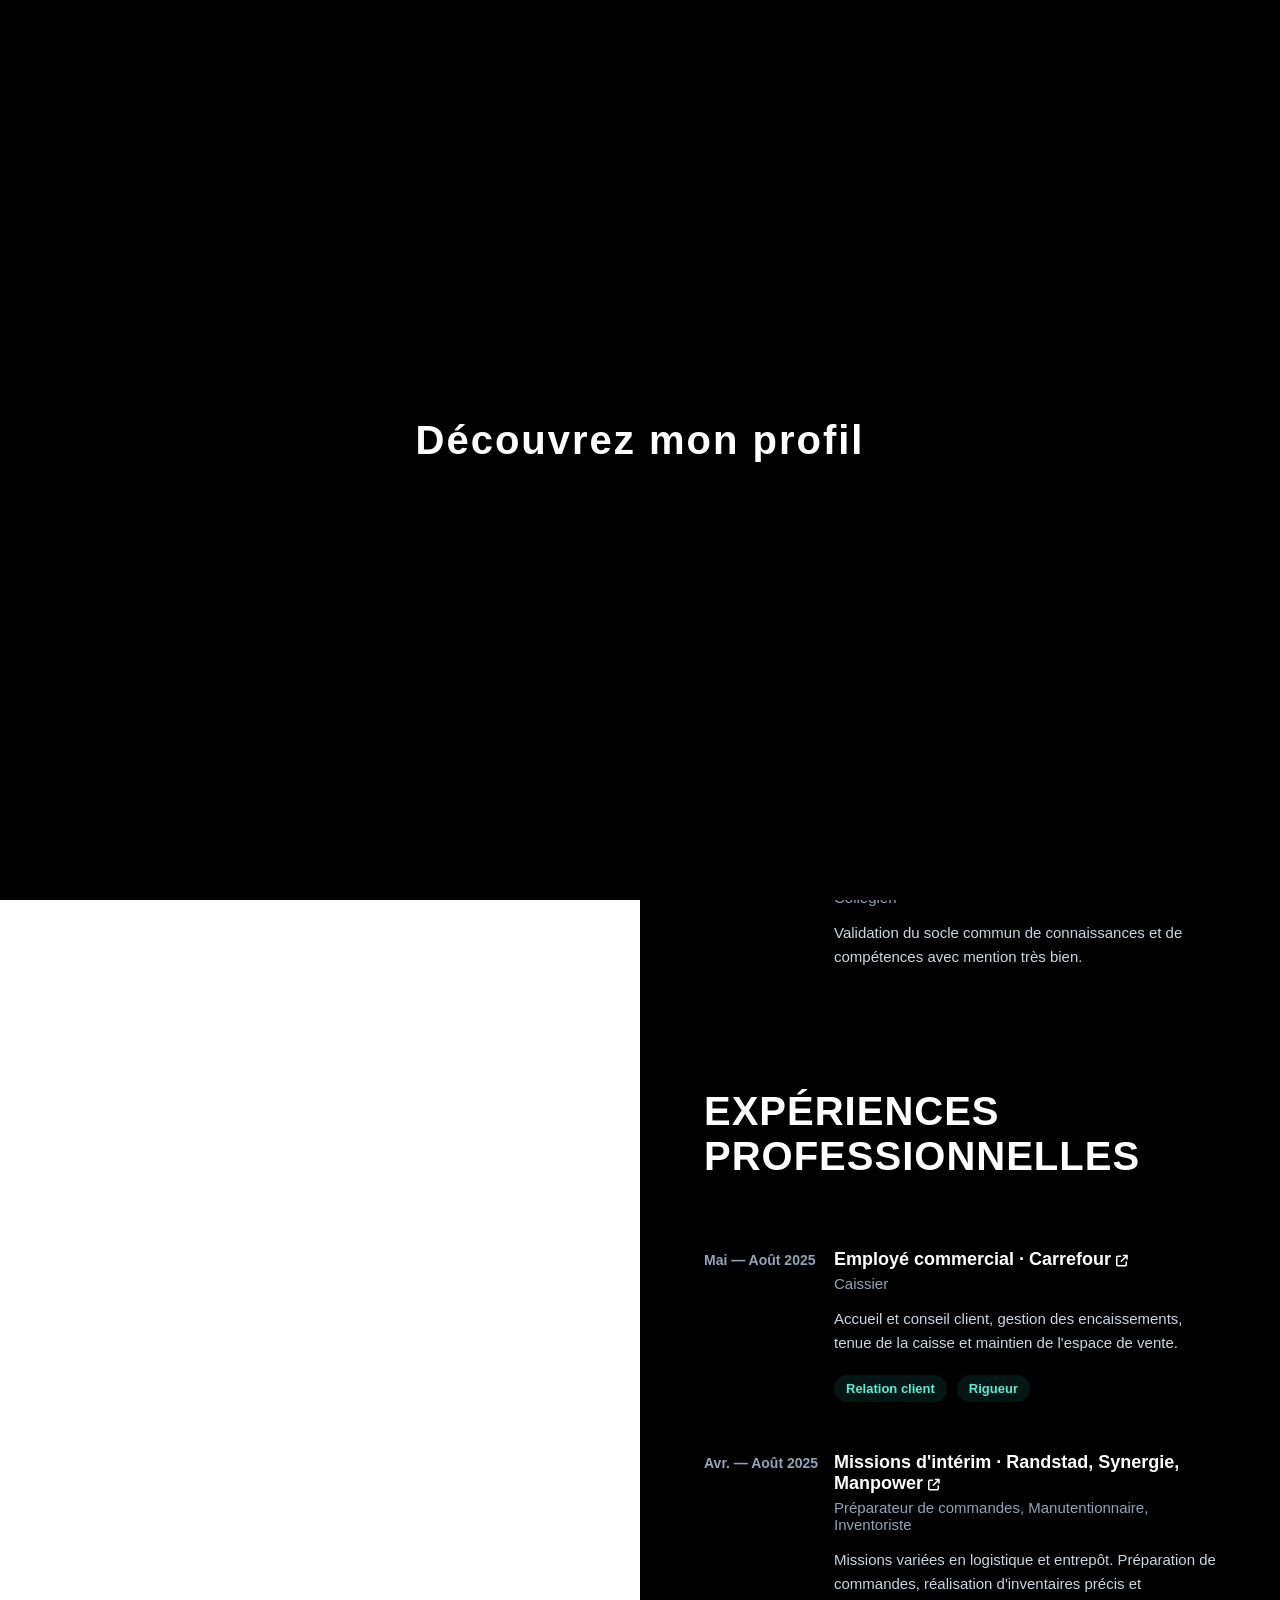
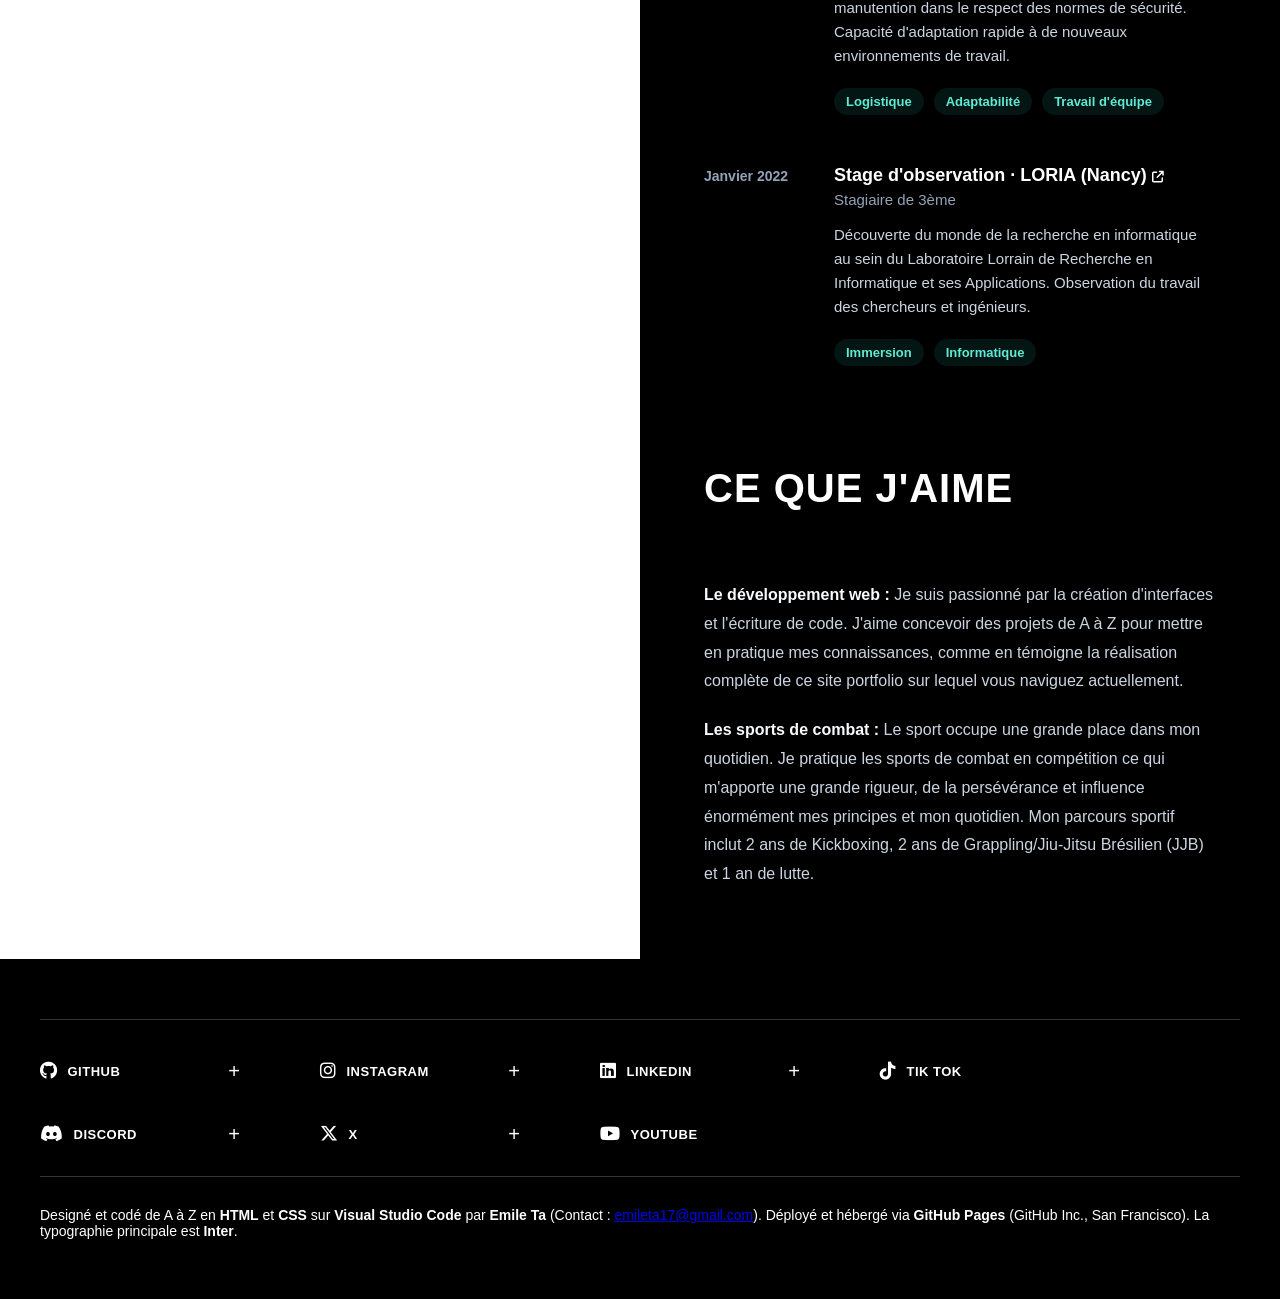
<file: index.html>
<!DOCTYPE html>
<html lang="fr">
<head>
    <meta charset="UTF-8">
    <title>IntroduceEmile</title>
    <link rel="stylesheet" href="https://cdnjs.cloudflare.com/ajax/libs/font-awesome/6.5.1/css/all.min.css">
    <link rel="stylesheet" href="ressource/index/index.css">
    <link rel="icon" type="image/png" href="ressource/icone.png">
</head>
<body>
    <input type="checkbox" id="fermer-splash" class="checkbox-splash">
    <label for="fermer-splash" class="ecran-accueil">
        <div class="contenu-accueil">
            <h1>Découvrez mon profil</h1>
        </div>
    </label>

    <header class="barre">
        <div class="logo">
            <img src="ressource/icone.png" alt="KimuraDigital">
        </div>
        <nav class="liens">
            <a href="index.html" class="active">MOI</a>
            <a href="competences.html">COMPÉTENCES</a>
            <a href="contact.html">CONTACT</a>
            <a href="services.html">SERVICES</a>
        </nav>
        <div class="réseaux">
            <a href="https://www.tiktok.com/@emileta61"><i class="fa-brands fa-tiktok"></i></a>
            <a href="https://www.instagram.com/emile_ta17/?hl=fr"><i class="fa-brands fa-instagram"></i></a>
            <a href="https://www.linkedin.com/in/emile-ta-223011238/"><i class="fa-brands fa-linkedin-in"></i></a>
        </div>
    </header>

    <section class="hero">
        <div class="hero-texte">
            <div class="titre-bonjour">
                <h1>BONJOUR</h1>
            </div>
            <p class="presentation-nom">
                Je m'appelle<br>
                <strong>Emile Ta</strong>
            </p>
            <p class="presentation-job">
                Actuellement étudiant en <strong>BUT Informatique</strong>,<br>
                passionné par le développement, motivé et déterminé. <br>
                Je suis à la recherche d'une alternance <br>
                pour septembre 2026.
            </p>
        </div>

        <div class="hero-parcours">
            <h2 class="titre-parcours">Mon parcours</h2>
            
            <div class="experience">
                <div class="date">2025 — 2026</div>
                <div class="contenu">
                    <h3><a href="https://www.iutsf.u-pec.fr" target="_blank">BUT Informatique · IUT de Fontainebleau <i class="fa-solid fa-arrow-up-right-from-square"></i></a></h3>
                    <p class="role">Étudiant de 1ère année</p>
                    <p class="description">
                        Acquisition des fondamentaux en développement logiciel, algorithmie, réseaux et gestion de bases de données. 
                        Apprentissage du travail en équipe via la réalisation de projets pratiques (SAÉ).
                    </p>
                    <div class="tags">
                        <span class="tag">Programmation</span>
                        <span class="tag">Bases de données</span>
                        <span class="tag">Algorithmie</span>
                    </div>
                </div>
            </div>

            <div class="experience">
                <div class="date">2022 — 2025</div>
                <div class="contenu">
                    <h3><a href="https://lyc-lamartine-macon.eclat-bfc.fr" target="_blank">Baccalauréat Général · Lycée Lamartine (Mâcon) <i class="fa-solid fa-arrow-up-right-from-square"></i></a></h3>
                    <p class="role">Lycéen</p>
                    <p class="description">
                        Spécialités Mathématiques et Physique-Chimie. (Spécialité SVT suivie en classe de Première). 
                        Développement d'un esprit logique, d'analyse et d'une grande rigueur scientifique.
                        Section européenne mathématique (Euro maths).
                    </p>
                    <div class="tags">
                        <span class="tag">Mathématiques</span>
                        <span class="tag">Physique-Chimie</span>
                        <span class="tag">Logique</span>
                    </div>
                </div>
            </div>

            <div class="experience">
                <div class="date">2018 — 2022</div>
                <div class="contenu">
                    <h3><a href="https://col71-stexupery.sd.ac-dijon.fr" target="_blank">Diplôme National du Brevet · Collège St Exupéry (Mâcon) <i class="fa-solid fa-arrow-up-right-from-square"></i></a></h3>
                    <p class="role">Collègien</p>
                    <p class="description">
                        Validation du socle commun de connaissances et de compétences avec mention très bien.
                    </p>
                </div>
            </div>

            <h2 class="titre-parcours" style="margin-top: 50px;">Expériences professionnelles</h2>

            <div class="experience">
                <div class="date">Mai — Août 2025</div>
                <div class="contenu">
                    <h3><a href="https://www.carrefour.fr/magasin/market-charnay-les-macon" target="_blank">Employé commercial · Carrefour <i class="fa-solid fa-arrow-up-right-from-square"></i></a></h3>
                    <p class="role">Caissier</p>
                    <p class="description">
                        Accueil et conseil client, gestion des encaissements, tenue de la caisse et maintien de l'espace de vente.
                    </p>
                    <div class="tags">
                        <span class="tag">Relation client</span>
                        <span class="tag">Rigueur</span>
                    </div>
                </div>
            </div>

            <div class="experience">
                <div class="date">Avr. — Août 2025</div>
                <div class="contenu">
                    <h3><a href="#" target="_blank">Missions d'intérim · Randstad, Synergie, Manpower <i class="fa-solid fa-arrow-up-right-from-square"></i></a></h3>
                    <p class="role">Préparateur de commandes, Manutentionnaire, Inventoriste</p>
                    <p class="description">
                        Missions variées en logistique et entrepôt. Préparation de commandes, réalisation d'inventaires précis et manutention dans le respect des normes de sécurité. Capacité d'adaptation rapide à de nouveaux environnements de travail.
                    </p>
                    <div class="tags">
                        <span class="tag">Logistique</span>
                        <span class="tag">Adaptabilité</span>
                        <span class="tag">Travail d'équipe</span>
                    </div>
                </div>
            </div>

            <div class="experience">
                <div class="date">Janvier 2022</div>
                <div class="contenu">
                    <h3><a href="https://www.loria.fr/fr/" target="_blank">Stage d'observation · LORIA (Nancy) <i class="fa-solid fa-arrow-up-right-from-square"></i></a></h3>
                    <p class="role">Stagiaire de 3ème</p>
                    <p class="description">
                        Découverte du monde de la recherche en informatique au sein du Laboratoire Lorrain de Recherche en Informatique et ses Applications. Observation du travail des chercheurs et ingénieurs.
                    </p>
                    <div class="tags">
                        <span class="tag">Immersion</span>
                        <span class="tag">Informatique</span>
                    </div>
                </div>
            </div>

            <h2 class="titre-parcours" style="margin-top: 50px;">Ce que j'aime</h2>

            <div class="passions-texte">
                <p>
                    <strong>Le développement web :</strong> Je suis passionné par la création d'interfaces et l'écriture de code.
                     J'aime concevoir des projets de A à Z pour mettre en pratique mes connaissances, comme en témoigne la 
                     réalisation complète de ce site portfolio sur lequel vous naviguez actuellement.
                </p>
                <p>
                    <strong>Les sports de combat :</strong> Le sport occupe une grande place dans mon quotidien. Je pratique les 
                    sports de combat en compétition ce qui m'apporte une grande rigueur, de la persévérance et influence énormément
                    mes principes et mon quotidien. Mon parcours sportif inclut 2 ans de Kickboxing, 2 ans de Grappling/Jiu-Jitsu Brésilien (JJB)
                    et 1 an de lutte.
                </p>
            </div>
        </div>
    </section>

    <footer class="footer">
        <div class="footer-contenu">
            <hr class="footer-contact">
            <div class="footer-social">
                <div class="icone-social">
                    <a href="https://github.com/emileta66"><i class="fa-brands fa-github"></i> GITHUB</a>
                    <span class="plus-icon">+</span>
                </div>
                <div class="icone-social">
                    <a href="https://www.instagram.com/emile_ta17/?hl=fr"><i class="fa-brands fa-instagram"></i> INSTAGRAM</a>
                    <span class="plus-icon">+</span>
                </div>
                <div class="icone-social">
                    <a href="https://www.linkedin.com/in/emile-ta-223011238/"><i class="fa-brands fa-linkedin"></i> LINKEDIN</a>
                    <span class="plus-icon">+</span>
                </div>
                <div class="icone-social">
                    <a href="https://www.tiktok.com/@emileta61"><i class="fa-brands fa-tiktok"></i> TIK TOK</a>
                </div>
                <div class="icone-social">
                    <a href="#"><i class="fa-brands fa-discord"></i> DISCORD</a>
                    <span class="plus-icon">+</span>
                </div>
                <div class="icone-social">
                    <a href="#"><i class="fa-brands fa-x-twitter"></i> X</a>
                    <span class="plus-icon">+</span>
                </div>
                <div class="icone-social">
                    <a href="#"><i class="fa-brands fa-youtube"></i> YOUTUBE</a>
                </div>
            </div>
            <hr class="footer-ligne">
            <div class="footer-bottom">
                <p class="footer-credit">
                    Designé et codé de A à Z en <strong>HTML</strong> et <strong>CSS</strong> sur <strong>Visual Studio Code</strong> 
                    par <strong>Emile Ta</strong> (Contact : <a href="mailto:emileta17@gmail.com">emileta17@gmail.com</a>). 
                    Déployé et hébergé via <strong>GitHub Pages</strong> (GitHub Inc., San Francisco). 
                    La typographie principale est <strong>Inter</strong>.
                </p>
            </div>
        </div>
    </footer>
</body>
</html>
</file>
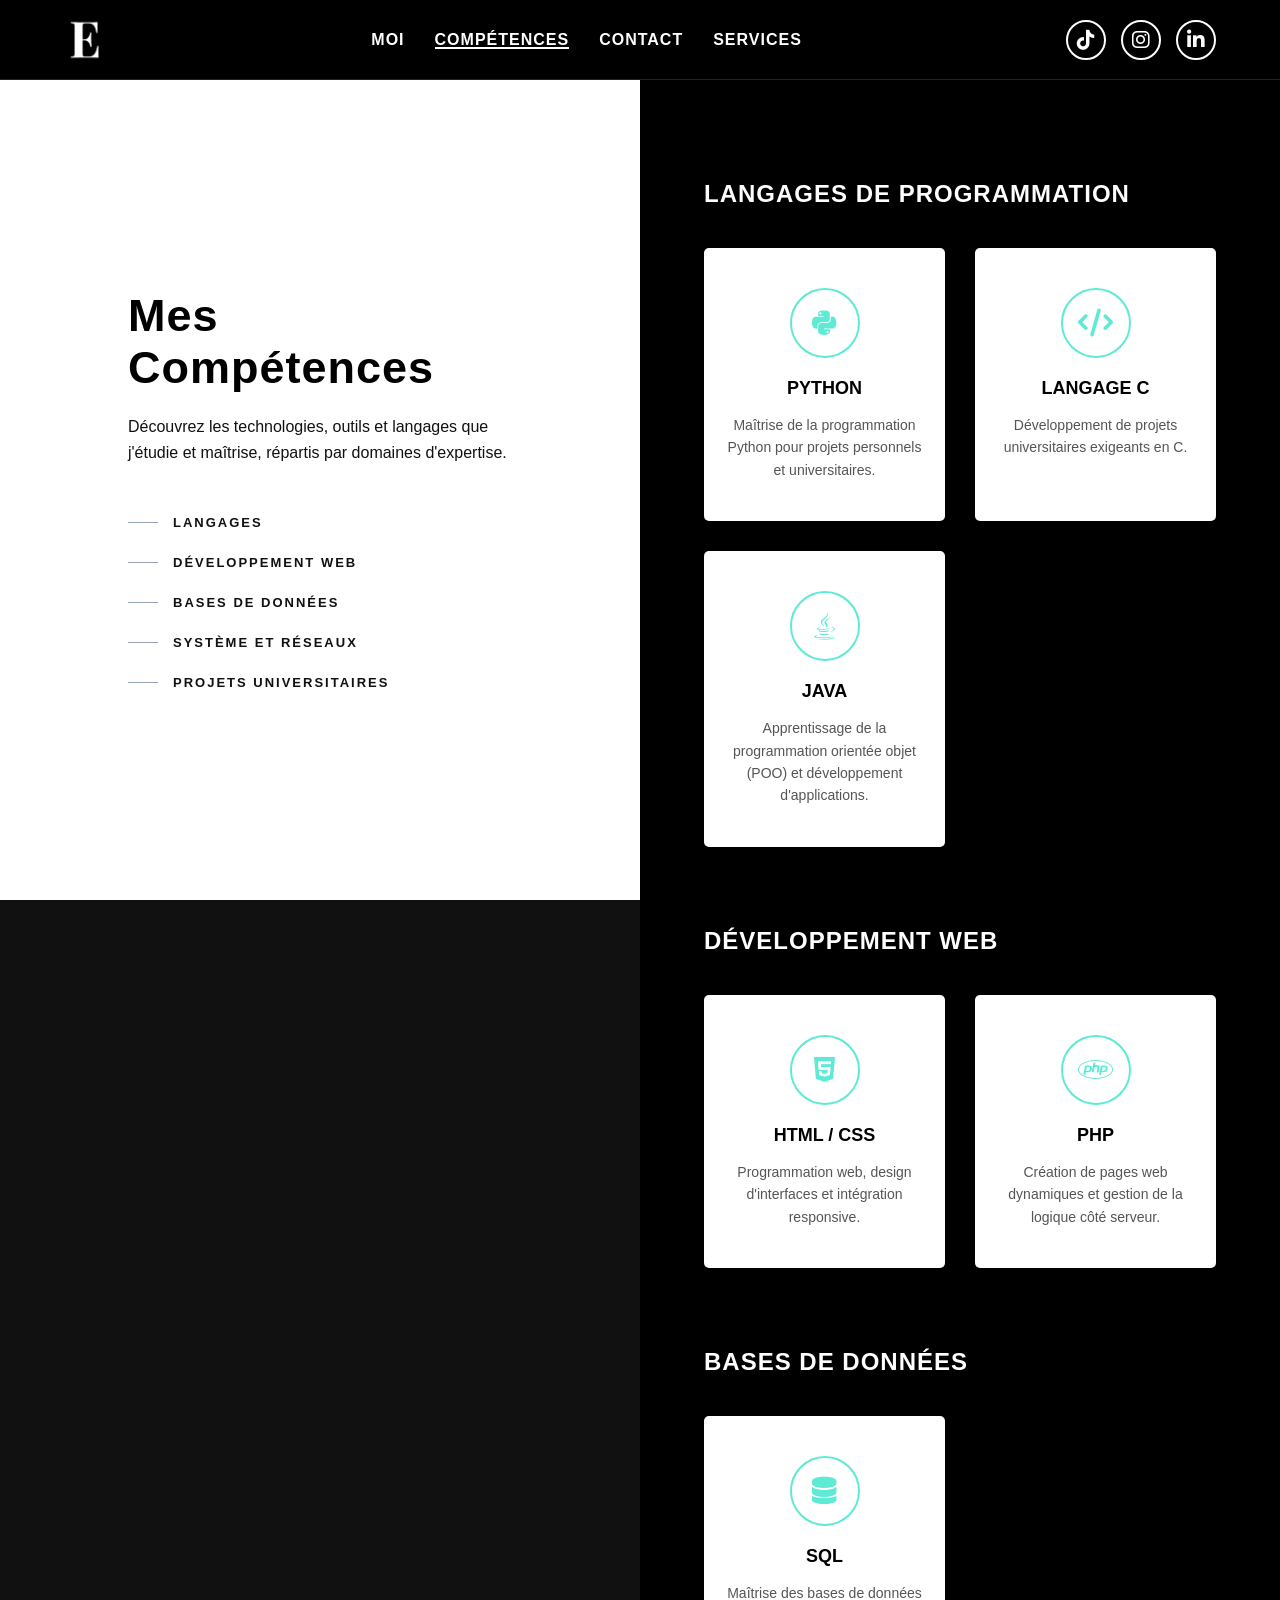
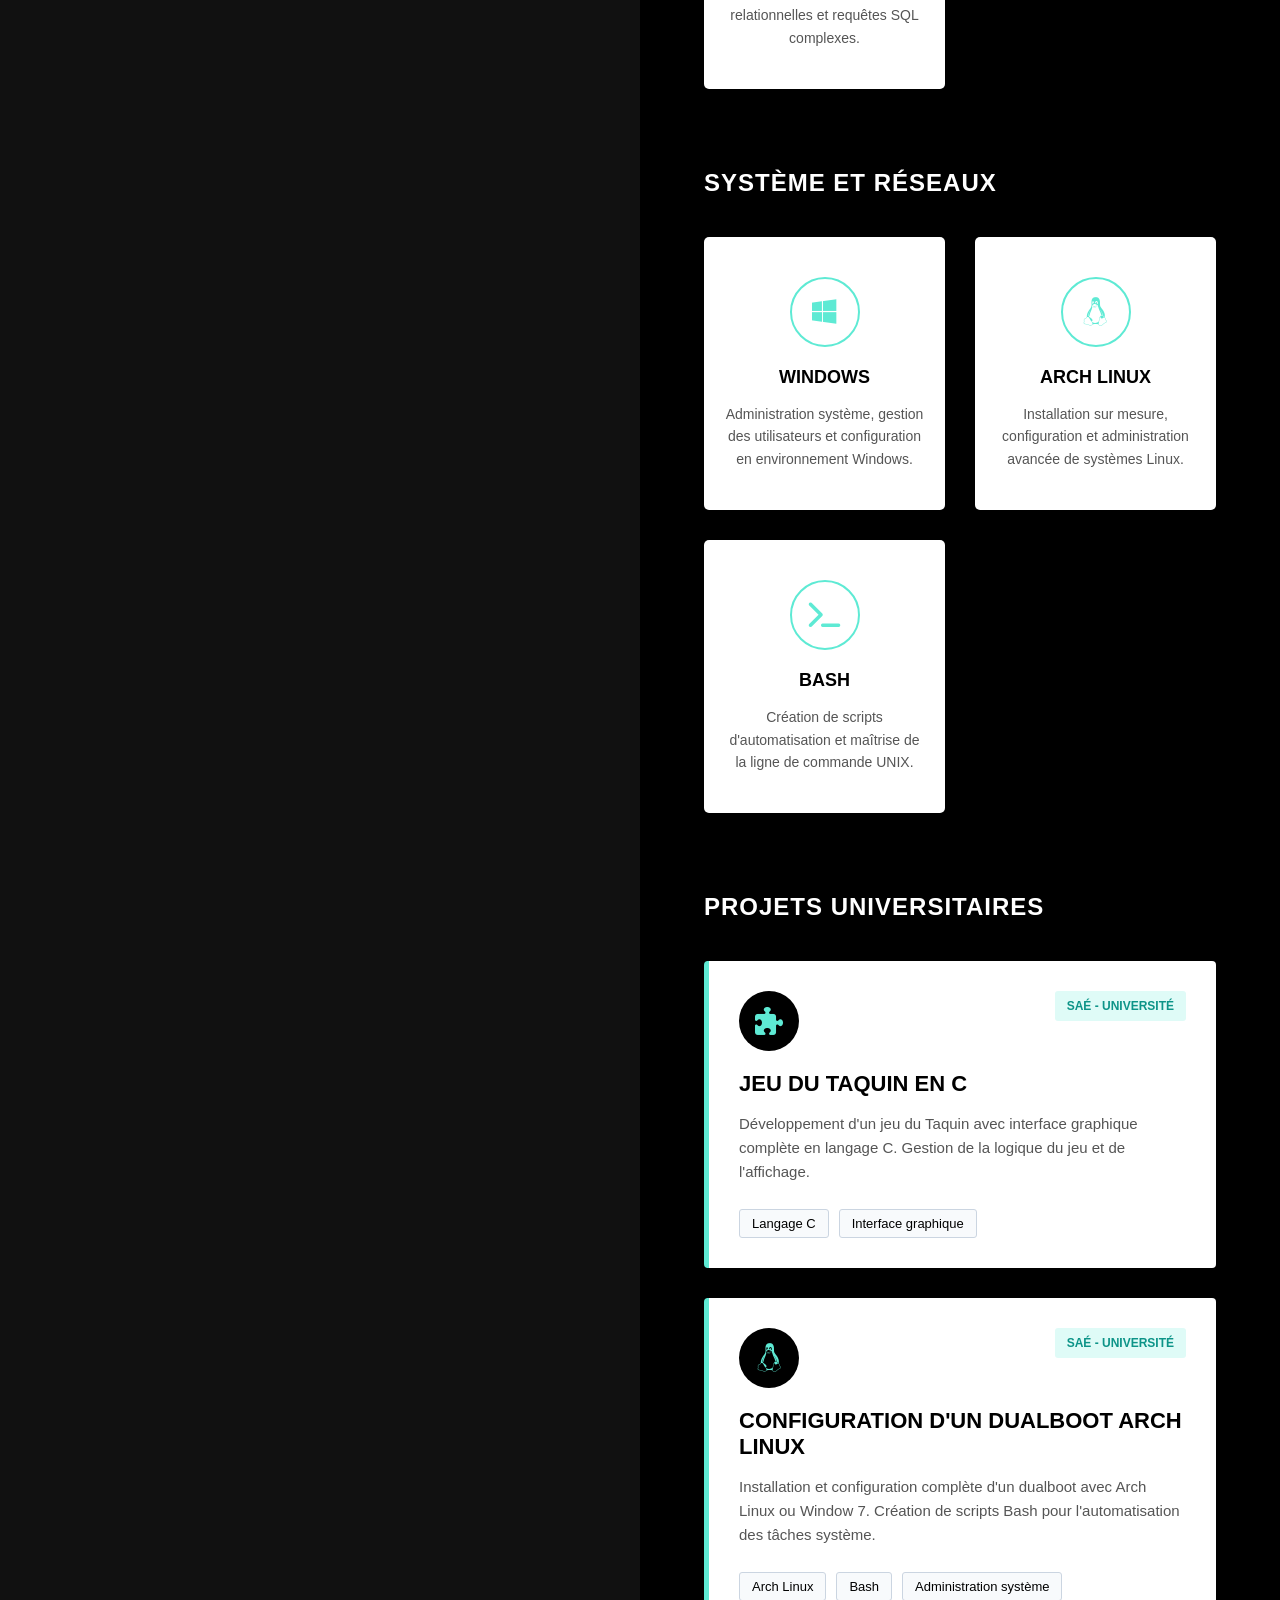
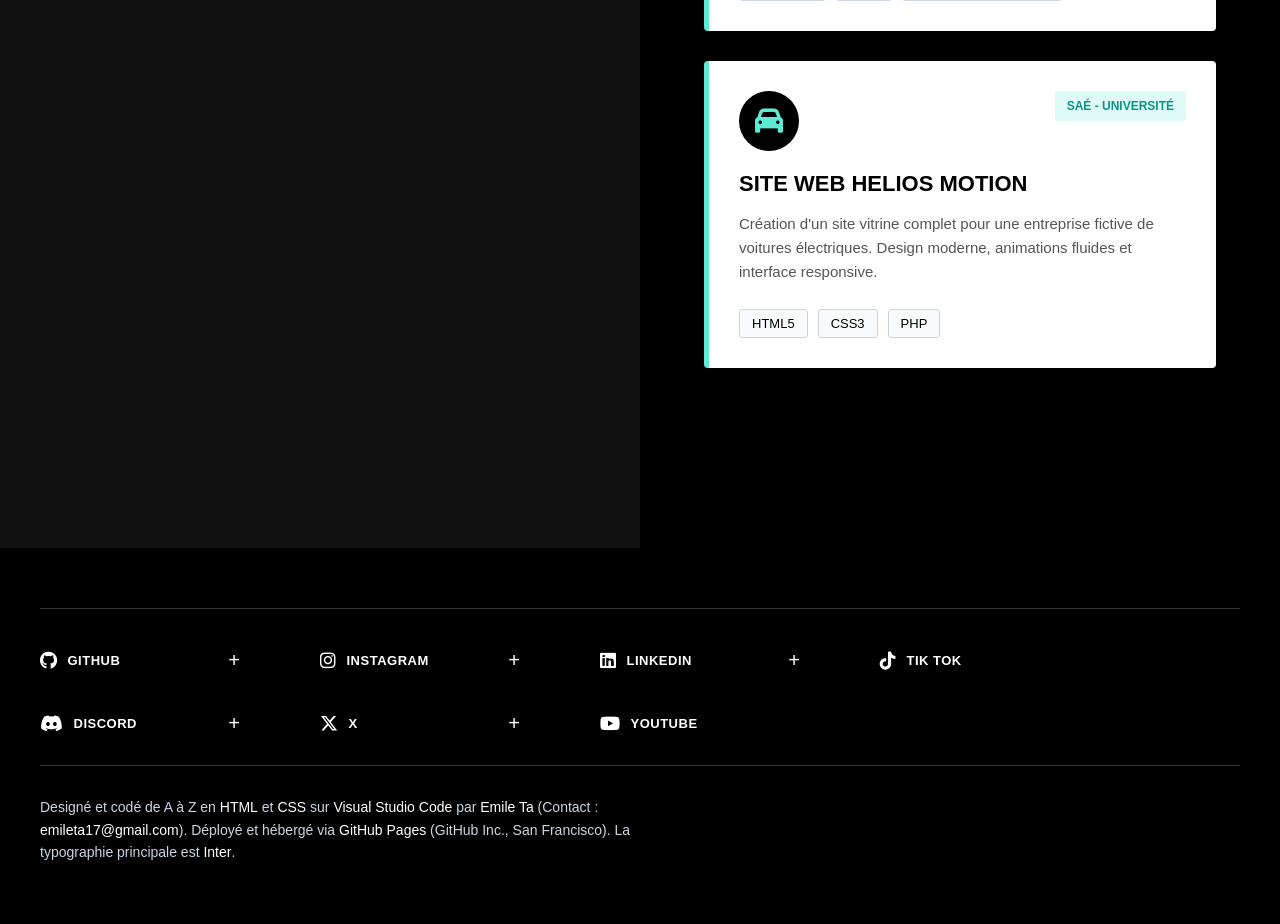
<file: competences.html>
<!DOCTYPE html>
<html lang="fr">
<head>
    <meta charset="UTF-8">
    <title>IntroduceEmile</title>
    <link rel="stylesheet" href="https://cdnjs.cloudflare.com/ajax/libs/font-awesome/6.5.1/css/all.min.css">
    <link rel="stylesheet" href="ressource/competences/competences.css">
    <link rel="icon" type="image/png" href="ressource/icone.png">
</head>
<body>
    
    <header class="barre">
        <div class="logo">
            <img src="ressource/icone.png" alt="KimuraDigital">
        </div>
        <nav class="liens">
            <a href="index.html">MOI</a>
            <a href="competences.html" class="active">COMPÉTENCES</a>
            <a href="contact.html">CONTACT</a>
            <a href="services.html">SERVICES</a>
        </nav>
        <div class="réseaux">
            <a href="https://www.tiktok.com/@emileta61"><i class="fa-brands fa-tiktok"></i></a>
            <a href="https://www.instagram.com/emile_ta17/?hl=fr"><i class="fa-brands fa-instagram"></i></a>
            <a href="https://www.linkedin.com/in/emile-ta-223011238/"><i class="fa-brands fa-linkedin-in"></i></a>
        </div>
    </header>

    <section class="split-layout">
        
        <div class="split-left">
            <h1 class="titre-page">Mes Compétences</h1>
            <p class="description-page">
                Découvrez les technologies, outils et langages que j'étudie et maîtrise, répartis par domaines d'expertise.
            </p>
            
            <nav class="sommaire-competences">
                <a href="#langages"><span class="ligne"></span> LANGAGES</a>
                <a href="#web"><span class="ligne"></span> DÉVELOPPEMENT WEB</a>
                <a href="#bdd"><span class="ligne"></span> BASES DE DONNÉES</a>
                <a href="#systeme"><span class="ligne"></span> SYSTÈME ET RÉSEAUX</a>
                <a href="#projets"><span class="ligne"></span> PROJETS UNIVERSITAIRES</a>
            </nav>
        </div>

        <div class="split-right">
            
            <div id="langages" class="categorie-competence">
                <h2>Langages de programmation</h2>
                <div class="grille-cartes">
                    <div class="carte-competence">
                        <div class="cercle-icone"><i class="fa-brands fa-python"></i></div>
                        <h3>PYTHON</h3>
                        <p>Maîtrise de la programmation Python pour projets personnels et universitaires.</p>
                    </div>
                    <div class="carte-competence">
                        <div class="cercle-icone"><i class="fa-solid fa-code"></i></div>
                        <h3>LANGAGE C</h3>
                        <p>Développement de projets universitaires exigeants en C.</p>
                    </div>
                    <div class="carte-competence">
                        <div class="cercle-icone"><i class="fa-brands fa-java"></i></div>
                        <h3>JAVA</h3>
                        <p>Apprentissage de la programmation orientée objet (POO) et développement d'applications.</p>
                    </div>
                </div>
            </div>

            <div id="web" class="categorie-competence">
                <h2>Développement Web</h2>
                <div class="grille-cartes">
                    <div class="carte-competence">
                        <div class="cercle-icone"><i class="fa-brands fa-html5"></i></div>
                        <h3>HTML / CSS</h3>
                        <p>Programmation web, design d'interfaces et intégration responsive.</p>
                    </div>
                    <div class="carte-competence">
                        <div class="cercle-icone"><i class="fa-brands fa-php"></i></div>
                        <h3>PHP</h3>
                        <p>Création de pages web dynamiques et gestion de la logique côté serveur.</p>
                    </div>
                </div>
            </div>

            <div id="bdd" class="categorie-competence">
                <h2>Bases de données</h2>
                <div class="grille-cartes">
                    <div class="carte-competence">
                        <div class="cercle-icone"><i class="fa-solid fa-database"></i></div>
                        <h3>SQL</h3>
                        <p>Maîtrise des bases de données relationnelles et requêtes SQL complexes.</p>
                    </div>
                </div>
            </div>

            <div id="systeme" class="categorie-competence">
                <h2>Système et Réseaux</h2>
                <div class="grille-cartes">
                    <div class="carte-competence">
                        <div class="cercle-icone"><i class="fa-brands fa-windows"></i></div>
                        <h3>WINDOWS</h3>
                        <p>Administration système, gestion des utilisateurs et configuration en environnement Windows.</p>
                    </div>
                    <div class="carte-competence">
                        <div class="cercle-icone"><i class="fa-brands fa-linux"></i></div>
                        <h3>ARCH LINUX</h3>
                        <p>Installation sur mesure, configuration et administration avancée de systèmes Linux.</p>
                    </div>
                    <div class="carte-competence">
                        <div class="cercle-icone"><i class="fa-solid fa-terminal"></i></div>
                        <h3>BASH</h3>
                        <p>Création de scripts d'automatisation et maîtrise de la ligne de commande UNIX.</p>
                    </div>
                </div>
            </div>

            <div id="projets" class="categorie-competence">
                <h2>Projets Universitaires</h2>
                <div class="grille-projets">
                    <div class="carte-projet">
                        <div class="en-tete-projet">
                            <div class="icone-projet"><i class="fa-solid fa-puzzle-piece"></i></div>
                            <div class="badge-sae">SAÉ - UNIVERSITÉ</div>
                        </div>
                        <h3>JEU DU TAQUIN EN C</h3>
                        <p>Développement d'un jeu du Taquin avec interface graphique complète en langage C. Gestion de la logique du jeu et de l'affichage.</p>
                        <div class="tags-projet">
                            <span class="tag-projet">Langage C</span>
                            <span class="tag-projet">Interface graphique</span>
                        </div>
                    </div>
                    <div class="carte-projet">
                        <div class="en-tete-projet">
                            <div class="icone-projet"><i class="fa-brands fa-linux"></i></div>
                            <div class="badge-sae">SAÉ - UNIVERSITÉ</div>
                        </div>
                        <h3>CONFIGURATION D'UN DUALBOOT ARCH LINUX</h3>
                        <p>Installation et configuration complète d'un dualboot avec Arch Linux ou Window 7. Création de scripts Bash pour l'automatisation des tâches système.</p>
                        <div class="tags-projet">
                            <span class="tag-projet">Arch Linux</span>
                            <span class="tag-projet">Bash</span>
                            <span class="tag-projet">Administration système</span>
                        </div>
                    </div>
                    <div class="carte-projet">
                        <div class="en-tete-projet">
                            <div class="icone-projet"><i class="fa-solid fa-car"></i></div>
                            <div class="badge-sae">SAÉ - UNIVERSITÉ</div>
                        </div>
                        <h3>SITE WEB HELIOS MOTION</h3>
                        <p>Création d'un site vitrine complet pour une entreprise fictive de voitures électriques. Design moderne, animations fluides et interface responsive.</p>
                        <div class="tags-projet">
                            <span class="tag-projet">HTML5</span>
                            <span class="tag-projet">CSS3</span>
                            <span class="tag-projet">PHP</span>
                        </div>
                    </div>
                </div>
            </div>

        </div>
    </section>

    <footer class="footer">
        <div class="footer-contenu">
            <hr class="footer-contact">
            <div class="footer-social">
                <div class="icone-social">
                    <a href="https://github.com/emileta66"><i class="fa-brands fa-github"></i> GITHUB</a>
                    <span class="plus-icon">+</span>
                </div>
                <div class="icone-social">
                    <a href="https://www.instagram.com/emile_ta17/?hl=fr"><i class="fa-brands fa-instagram"></i> INSTAGRAM</a>
                    <span class="plus-icon">+</span>
                </div>
                <div class="icone-social">
                    <a href="https://www.linkedin.com/in/emile-ta-223011238/"><i class="fa-brands fa-linkedin"></i> LINKEDIN</a>
                    <span class="plus-icon">+</span>
                </div>
                <div class="icone-social">
                    <a href="https://www.tiktok.com/@emileta61"><i class="fa-brands fa-tiktok"></i> TIK TOK</a>
                </div>
                <div class="icone-social">
                    <a href="#"><i class="fa-brands fa-discord"></i> DISCORD</a>
                    <span class="plus-icon">+</span>
                </div>
                <div class="icone-social">
                    <a href="#"><i class="fa-brands fa-x-twitter"></i> X</a>
                    <span class="plus-icon">+</span>
                </div>
                <div class="icone-social">
                    <a href="#"><i class="fa-brands fa-youtube"></i> YOUTUBE</a>
                </div>
            </div>
            <hr class="footer-ligne">
            <div class="footer-bottom">
                <p class="footer-credit">
                    Designé et codé de A à Z en <strong>HTML</strong> et <strong>CSS</strong> sur <strong>Visual Studio Code</strong> 
                    par <strong>Emile Ta</strong> (Contact : <a href="mailto:emileta17@gmail.com">emileta17@gmail.com</a>). 
                    Déployé et hébergé via <strong>GitHub Pages</strong> (GitHub Inc., San Francisco). 
                    La typographie principale est <strong>Inter</strong>.
                </p>
            </div>
        </div>
    </footer>
</body>
</html>
</file>
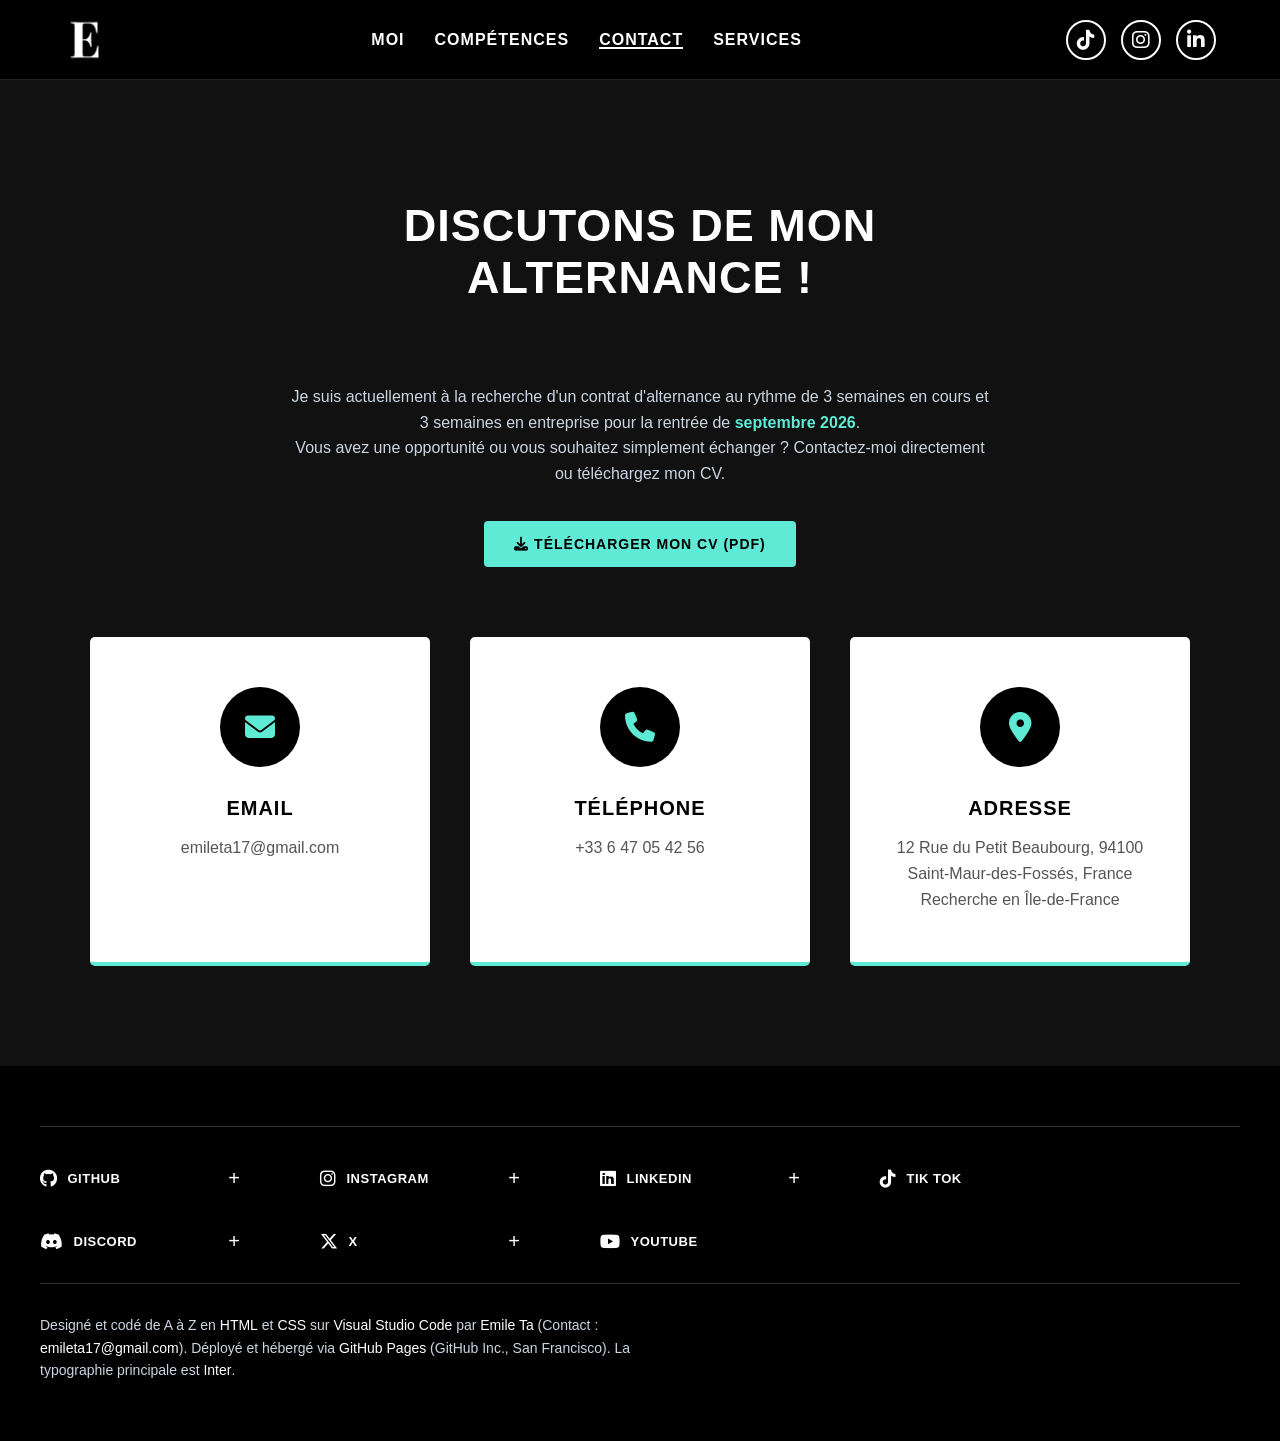
<file: contact.html>
<!DOCTYPE html>
<html lang="fr">
<head>
    <meta charset="UTF-8">
    <title>IntroduceEmile</title>
    <link rel="stylesheet" href="https://cdnjs.cloudflare.com/ajax/libs/font-awesome/6.5.1/css/all.min.css">
    <link rel="stylesheet" href="ressource/contact/contact.css">
    <link rel="icon" type="image/png" href="ressource/icone.png">
</head>
<body>
    
    <header class="barre">
        <div class="logo">
            <img src="ressource/icone.png" alt="KimuraDigital">
        </div>
        <nav class="liens">
            <a href="index.html">MOI</a> 
            <a href="competences.html">COMPÉTENCES</a>
            <a href="contact.html" class="active">CONTACT</a>
            <a href="services.html">SERVICES</a>
        </nav>
        <div class="réseaux">
            <a href="https://www.tiktok.com/@emileta61"><i class="fa-brands fa-tiktok"></i></a>
            <a href="https://www.instagram.com/emile_ta17/?hl=fr"><i class="fa-brands fa-instagram"></i></a>
            <a href="https://www.linkedin.com/in/emile-ta-223011238/"><i class="fa-brands fa-linkedin-in"></i></a>
        </div>
    </header>
    <section class="section-contact">
        <div class="en-tete-contact">
            <h1 class="titre-contact">Discutons de mon alternance !</h1>
            <p class="description-contact">
                Je suis actuellement à la recherche d'un contrat d'alternance au rythme de 3 semaines en cours et 3 semaines
                en entreprise pour la rentrée de <strong>septembre 2026</strong>. <br>
                Vous avez une opportunité ou vous souhaitez simplement échanger ? Contactez-moi directement ou téléchargez mon CV.
            </p>
            <a href="ressource/cvemileta.pdf" target="_blank" class="bouton-cv">
                <i class="fa-solid fa-download"></i> TÉLÉCHARGER MON CV (PDF)
            </a>
        </div>
        
        <div class="grille-contact">
            
            <div class="carte-contact">
                <div class="icone-contact"><i class="fa-solid fa-envelope"></i></div>
                <h3>EMAIL</h3>
                <a href="mailto:emileta17@gmail.com">emileta17@gmail.com</a>
            </div>

            <div class="carte-contact">
                <div class="icone-contact"><i class="fa-solid fa-phone"></i></div>
                <h3>TÉLÉPHONE</h3>
                <p>+33 6 47 05 42 56</p>
            </div>

            <div class="carte-contact">
                <div class="icone-contact"><i class="fa-solid fa-location-dot"></i></div>
                <h3>ADRESSE</h3>
                <p>12 Rue du Petit Beaubourg, 94100 Saint-Maur-des-Fossés, France<br>Recherche en Île-de-France</p>
            </div>

        </div>
    </section>
  <footer class="footer">
        <div class="footer-contenu">
            <hr class="footer-contact">
            <div class="footer-social">
                <div class="icone-social">
                    <a href="https://github.com/emileta66"><i class="fa-brands fa-github"></i> GITHUB</a>
                    <span class="plus-icon">+</span>
                </div>
                <div class="icone-social">
                    <a href="https://www.instagram.com/emile_ta17/?hl=fr"><i class="fa-brands fa-instagram"></i> INSTAGRAM</a>
                    <span class="plus-icon">+</span>
                </div>
                <div class="icone-social">
                    <a href="https://www.linkedin.com/in/emile-ta-223011238/"><i class="fa-brands fa-linkedin"></i> LINKEDIN</a>
                    <span class="plus-icon">+</span>
                </div>
                <div class="icone-social">
                    <a href="https://www.tiktok.com/@emileta61"><i class="fa-brands fa-tiktok"></i> TIK TOK</a>
                </div>
                <div class="icone-social">
                    <a href="#"><i class="fa-brands fa-discord"></i> DISCORD</a>
                    <span class="plus-icon">+</span>
                </div>
                <div class="icone-social">
                    <a href="#"><i class="fa-brands fa-x-twitter"></i> X</a>
                    <span class="plus-icon">+</span>
                </div>
                <div class="icone-social">
                    <a href="#"><i class="fa-brands fa-youtube"></i> YOUTUBE</a>
                </div>
            </div>
            <hr class="footer-ligne">
            <div class="footer-bottom">
                <p class="footer-credit">
                    Designé et codé de A à Z en <strong>HTML</strong> et <strong>CSS</strong> sur <strong>Visual Studio Code</strong> 
                    par <strong>Emile Ta</strong> (Contact : <a href="mailto:emileta17@gmail.com">emileta17@gmail.com</a>). 
                    Déployé et hébergé via <strong>GitHub Pages</strong> (GitHub Inc., San Francisco). 
                    La typographie principale est <strong>Inter</strong>.
                </p>
            </div>
        </div>
    </footer>
</body>
</html>
</file>
<file: ressource/index/index.css>
* {
    margin: 0;
    padding: 0;
    box-sizing: border-box;
}

body {
    background-color: #111; 
    padding-top: 80px; 
}

.checkbox-splash {
    display: none;
}

.ecran-accueil {
    position: fixed;
    top: 0;
    left: 0;
    width: 100vw;
    height: 100vh;
    background-color: #000000;
    color: #ffffff;
    display: flex;
    justify-content: center;
    align-items: center;
    z-index: 9999; 
    cursor: pointer; 
    transition: opacity 0.8s ease-out, visibility 0.8s ease-out; 
}

.checkbox-splash:checked + .ecran-accueil {
    opacity: 0;
    visibility: hidden;
    pointer-events: none; 
}

.contenu-accueil {
    text-align: center;
    font-family: 'Inter', 'Segoe UI', sans-serif;
}

.contenu-accueil h1 {
    font-size: 40px;
    letter-spacing: 2px;
    margin-bottom: 20px;
    animation: apparitionTexte 1.5s ease-out;
}

.barre {
    position: fixed;
    top: 0;
    left: 0;
    width: 100%;
    height: 80px; 
    background-color: #000; 
    display: flex;
    justify-content: space-between; 
    align-items: center; 
    padding: 0 5%; 
    z-index: 1000;
    border-bottom: 1px solid #222; 
    font-family: 'Inter', 'Segoe UI', sans-serif;
}

.logo img {
    height: 50px; 
    display: block;
}

.logo img {
    height: 50px; 
    transition: transform 0.3s ease; 
    cursor: pointer; 
}

.logo img:hover {
    transform: scale(1.1); 
}

.liens {
    display: flex;
    gap: 30px; 
}

.liens a {
    color: #fff;
    text-decoration: none;
    font-size: 16px;
    font-weight: 700; 
    letter-spacing: 1px; 
    transition: color 0.3s ease;
    position: relative;
}

.liens a.active::after {
    content: "";
    position: absolute;
    left: 0;
    bottom: 0;
    width: 100%;
    height: 2px;
    transition: all 0.3s ease;
    background-color: #fff;
    transition: all 0.3s ease;
}

.liens a:hover {
    color: #aaa; 
}

.réseaux {
    display: flex;
    gap: 15px;
    align-items: center;
}

.réseaux a {
    color: white;
    text-decoration: none;
    font-size: 20px;
    display: flex;
    justify-content: center;
    align-items: center;
    width: 40px;
    height: 40px;
    border: 2px solid white;
    border-radius: 50%; 
    transition: all 0.3s ease;
}

.réseaux a:hover {
    transform: scale(1.2); 
    background-color: white;
    color: black; 
}

.hero {
    display: flex;
    width: 100%;
    align-items: flex-start;
    background-color: #fff; 
    color: #000; 
}

.hero-texte {
    width: 50%; 
    position: sticky;
    top: 80px;
    height: calc(100vh - 80px);
    display: flex;
    flex-direction: column;
    justify-content: center;
    align-items: center; 
    padding: 5% 10%;
    text-align: center;
    font-family: 'Inter', 'Segoe UI', sans-serif;
}

.titre-bonjour {
    margin-bottom: 30px;
}

.titre-bonjour h1 {
    font-size: 60px;
    font-weight: 800;
    letter-spacing: 2px;
    margin-bottom: -10px; 
}

.presentation-nom {
    font-size: 26px;
    margin-bottom: 25px;
}

.presentation-nom strong {
    font-size: 34px;
}

.presentation-job {
    font-size: 16px;
    line-height: 1.6;
}

.hero-parcours {
    width: 50%; 
    display: flex;
    flex-direction: column;
    justify-content: flex-start;
    padding: 100px 5% 50px 5%; 
    background-color: #000; 
    min-height: calc(100vh - 80px);
}

.titre-parcours {
    font-size: 40px;
    text-transform: uppercase;
    font-weight: 800;
    color: #fff;
    margin-bottom: 70px;
    font-family: 'Inter', 'Segoe UI', sans-serif;
    letter-spacing: 1px;
    transition: transform 0.3s ease;
    transform-origin: left center;
    cursor: default;
}

.titre-parcours:hover {
    transform: scale(1.05);
}

.experience {
    display: flex;
    margin-bottom: 50px;
    font-family: 'Inter', 'Segoe UI', sans-serif;
}

.date {
    width: 130px;
    font-size: 14px;
    font-weight: 600;
    color: #94a3b8;
    flex-shrink: 0;
    padding-top: 3px;
}

.contenu {
    flex: 1;
}

.contenu h3 {
    font-size: 18px;
    color: #fff;
    margin-bottom: 5px;
    display: flex;
    align-items: center;
    gap: 8px;
    transition: color 0.2s;
}

.contenu h3 a {
    color: inherit; 
    text-decoration: none; 
}

.contenu h3:hover {
    color: #5eead4;
    cursor: pointer;
}

.contenu h3 i {
    font-size: 12px;
}

.role {
    font-size: 15px;
    color: #94a3b8;
    margin-bottom: 15px;
}

.description {
    font-size: 15px;
    line-height: 1.6;
    color: #cbd5e1;
    margin-bottom: 20px;
}

.liens-projet {
    display: flex;
    gap: 20px;
    margin-bottom: 20px;
}

.liens-projet a {
    color: #f8fafc;
    text-decoration: none;
    font-size: 14px;
    font-weight: 500;
    display: flex;
    align-items: center;
    gap: 6px;
}

.liens-projet a:hover {
    color: #5eead4;
}

.tags {
    display: flex;
    flex-wrap: wrap;
    gap: 10px;
}

.tag {
    background-color: rgba(45, 212, 191, 0.1);
    color: #5eead4;
    padding: 6px 12px;
    border-radius: 20px;
    font-size: 13px;
    font-weight: 600;
}

.passions-texte {
    font-family: 'Inter', 'Segoe UI', sans-serif;
    color: #cbd5e1; 
    font-size: 16px;
    line-height: 1.8;
}

.passions-texte p {
    margin-bottom: 20px;
}

.passions-texte strong {
    color: #f8fafc; 
    font-weight: 600;
}

.footer {
    background-color: #000; 
    color: #ffffff;
    padding: 60px 0;
    font-family: 'Inter', 'Segoe UI', sans-serif;
    font-size: 14px;
}

.footer-contenu {
    max-width: 1400px;
    margin: 0 auto;
    padding: 0 40px;
    font-family: 'Inter', 'Segoe UI', sans-serif; 
}

.footer-contact {
    border: 0;
    border-top: 1px solid #333; 
    margin-bottom: 40px;
}

.footer-social {
    display: flex;
    flex-wrap: wrap; 
    gap: 40px 80px;  
}

.icone-social {
    display: flex;
    align-items: center;
    width: 200px; 
}

.icone-social a {
    color: #fff;
    text-decoration: none;
    font-weight: 700;
    font-size: 13px;
    letter-spacing: 0.5px;
    display: flex;
    align-items: center;
    font-family: 'Inter', 'Segoe UI', sans-serif; 
    gap: 10px; 
}

.icone-social i {
    font-size: 18px; 
}

.plus-icon {
    margin-left: auto; 
    font-size: 20px;
    font-weight: 300;
    cursor: pointer;
}

.footer-ligne {
    border: 0;
    border-top: 1px solid #333; 
    margin: 30px 0; 
}

.footer-bottom {
    display: flex;
    justify-content: space-between; 
    align-items: center;
    flex-wrap: wrap; 
    font-family: 'Inter', 'Segoe UI', sans-serif;
}

.footer-charte {
    display: flex; 
    flex-wrap: wrap; 
    list-style: none;
    padding: 0;
    margin: 0;
    gap: 20px; 
}

.footer-charte li a {
    color: #b3b3b3; 
    text-decoration: none;
    font-size: 11px; 
    transition: color 0.3s ease;
}

.footer-charte li a:hover {
    color: #ffffff;
    text-decoration: underline;
}
</file>
<file: ressource/competences/competences.css>
* {
    margin: 0;
    padding: 0;
    box-sizing: border-box;
}

html {
    scroll-behavior: smooth; /* Défilement fluide ajouté ici */
}

body {
    background-color: #111; 
    padding-top: 80px; 
    font-family: 'Inter', 'Segoe UI', sans-serif; 
}

/* --- HEADER / NAVIGATION --- */
.barre {
    position: fixed;
    top: 0;
    left: 0;
    width: 100%;
    height: 80px; 
    background-color: #000; 
    display: flex;
    justify-content: space-between; 
    align-items: center; 
    padding: 0 5%; 
    z-index: 1000;
    border-bottom: 1px solid #222; 
}

.logo img {
    height: 50px; 
    display: block;
    transition: transform 0.3s ease; 
    cursor: pointer; 
}

.logo img:hover {
    transform: scale(1.1); 
}

.liens {
    display: flex;
    gap: 30px; 
}

.liens a {
    color: #fff;
    text-decoration: none;
    font-size: 16px;
    font-weight: 700; 
    letter-spacing: 1px; 
    transition: color 0.3s ease;
    position: relative;
}

.liens a.active::after {
    content: "";
    position: absolute;
    left: 0;
    bottom: 0;
    width: 100%;
    height: 2px;
    background-color: #fff;
    transition: all 0.3s ease;
}

.liens a:hover {
    color: #aaa; 
}

.réseaux {
    display: flex;
    gap: 15px;
    align-items: center;
}

.réseaux a {
    color: #fff;
    text-decoration: none;
    font-size: 20px;
    display: flex;
    justify-content: center;
    align-items: center;
    width: 40px;
    height: 40px;
    border: 2px solid #fff;
    border-radius: 50%; 
    transition: all 0.3s ease;
}

.réseaux a:hover {
    transform: scale(1.2); 
    background-color: #fff;
    color: #000; 
}

/* --- STRUCTURE GAUCHE/DROITE --- */
.split-layout {
    display: flex;
    width: 100%;
    align-items: flex-start;
    color: #000;
}

/* --- PARTIE GAUCHE (FIXE) --- */
.split-left {
    width: 50%;
    position: sticky;
    top: 80px;
    height: calc(100vh - 80px);
    padding: 5% 10%;
    display: flex;
    flex-direction: column;
    justify-content: center;
    background-color: #fff;
}

.titre-page {
    font-size: 45px;
    font-weight: 800;
    letter-spacing: 1px;
    margin-bottom: 20px;
}

.description-page {
    font-size: 16px;
    line-height: 1.6;
    color: #111;
    margin-bottom: 50px;
    max-width: 400px;
}

.sommaire-competences {
    display: flex;
    flex-direction: column;
    gap: 25px;
}

.sommaire-competences a {
    display: flex;
    align-items: center;
    color: #111;
    text-decoration: none;
    font-size: 13px;
    font-weight: 700;
    letter-spacing: 2px;
    transition: color 0.3s ease;
}

.sommaire-competences a .ligne {
    display: inline-block;
    width: 30px;
    height: 1px;
    background-color: #94a3b8;
    margin-right: 15px;
    transition: width 0.3s ease, background-color 0.3s ease;
}

.sommaire-competences a:hover {
    color: #111;
}

.sommaire-competences a:hover .ligne {
    width: 65px;
    background-color: #111;
}

/* --- PARTIE DROITE (DÉFILANTE) --- */
.split-right {
    width: 50%;
    padding: 100px 5% 100px 5%;
    background-color: #000;
    min-height: calc(100vh - 80px);
}

.categorie-competence {
    margin-bottom: 80px;
    scroll-margin-top: 100px; 
}

.categorie-competence h2 {
    font-size: 24px;
    color: #fff;
    margin-bottom: 40px;
    text-transform: uppercase;
    letter-spacing: 1px;
}

.grille-cartes {
    display: grid;
    grid-template-columns: repeat(2, 1fr); 
    gap: 30px;
}

.carte-competence {
    background-color: #fff;
    color: #000;
    padding: 40px 20px;
    border-radius: 5px;
    text-align: center;
    transition: transform 0.3s ease, box-shadow 0.3s ease;
}

.carte-competence:hover {
    transform: translateY(-5px); 
    box-shadow: 0 10px 25px rgba(255, 255, 255, 0.1);
}

.cercle-icone {
    width: 70px;
    height: 70px;
    border: 2px solid #5eead4; 
    border-radius: 50%;
    display: flex;
    justify-content: center;
    align-items: center;
    margin: 0 auto 20px auto;
    font-size: 28px;
    color: #5eead4; 
}

.carte-competence h3 {
    font-size: 18px;
    margin-bottom: 15px;
    font-weight: 800;
}

.carte-competence p {
    font-size: 14px;
    line-height: 1.6;
    color: #555;
}

/* --- PROJETS --- */
.grille-projets {
    display: flex;
    flex-direction: column;
    gap: 30px; 
}

.carte-projet {
    background-color: #fff;
    border-left: 5px solid #5eead4; 
    padding: 30px;
    border-radius: 4px;
    transition: transform 0.3s ease;
}

.carte-projet:hover {
    transform: translateY(-5px);
}

.en-tete-projet {
    display: flex;
    justify-content: space-between;
    align-items: flex-start;
    margin-bottom: 20px;
}

.icone-projet {
    width: 60px;
    height: 60px;
    background-color: #000;
    color: #5eead4;
    border-radius: 50%;
    display: flex;
    justify-content: center;
    align-items: center;
    font-size: 28px;
}

.badge-sae {
    background-color: rgba(94, 234, 212, 0.2); 
    color: #0d9488; 
    padding: 8px 12px;
    font-size: 12px;
    font-weight: 800;
    border-radius: 3px;
    text-transform: uppercase;
}

.carte-projet h3 {
    color: #000;
    font-size: 22px;
    font-weight: 800;
    margin-bottom: 15px;
    text-transform: uppercase;
}

.carte-projet p {
    color: #555;
    line-height: 1.6;
    font-size: 15px;
    margin-bottom: 25px;
}

.tags-projet {
    display: flex;
    flex-wrap: wrap;
    gap: 10px;
}

.tag-projet {
    background-color: #f8fafc;
    color: #000;
    border: 1px solid #cbd5e1;
    padding: 6px 12px;
    font-size: 13px;
    border-radius: 3px;
    font-weight: 500;
}

/* --- FOOTER --- */
.footer {
    background-color: #000; 
    color: #fff;
    padding: 60px 0;
    font-size: 14px;
}

.footer-contenu {
    max-width: 1400px;
    margin: 0 auto;
    padding: 0 40px;
}

.footer-contact, .footer-ligne {
    border: 0;
    border-top: 1px solid #333; 
}

.footer-contact {
    margin-bottom: 40px;
}

.footer-ligne {
    margin: 30px 0; 
}

.footer-social {
    display: flex;
    flex-wrap: wrap; 
    gap: 40px 80px;  
}

.icone-social {
    display: flex;
    align-items: center;
    width: 200px; 
}

.icone-social a {
    color: #fff;
    text-decoration: none;
    font-weight: 700;
    font-size: 13px;
    letter-spacing: 0.5px;
    display: flex;
    align-items: center;
    gap: 10px; 
}

.icone-social i {
    font-size: 18px; 
}

.plus-icon {
    margin-left: auto; 
    font-size: 20px;
    font-weight: 300;
    cursor: pointer;
}

.footer-bottom {
    display: flex;
    justify-content: space-between; 
    align-items: center;
    flex-wrap: wrap; 
}

.footer-credit {
    font-size: 14px;
    line-height: 1.6;
    color: #cbd5e1; 
    max-width: 600px; 
}

.footer-credit strong, 
.footer-credit a {
    color: #fff; 
    font-weight: 500;
    text-decoration: none;
    transition: color 0.2s;
}

.footer-credit a:hover {
    color: #5eead4; 
}
</file>
<file: ressource/contact/contact.css>
* {
    margin: 0;
    padding: 0;
    box-sizing: border-box;
}

html {
    scroll-behavior: smooth; /* Défilement fluide ajouté ici */
}

body {
    background-color: #111; 
    padding-top: 80px; 
    font-family: 'Inter', 'Segoe UI', sans-serif; 
}

/* --- HEADER / NAVIGATION --- */
.barre {
    position: fixed;
    top: 0;
    left: 0;
    width: 100%;
    height: 80px; 
    background-color: #000; 
    display: flex;
    justify-content: space-between; 
    align-items: center; 
    padding: 0 5%; 
    z-index: 1000;
    border-bottom: 1px solid #222; 
}

.logo img {
    height: 50px; 
    display: block;
    transition: transform 0.3s ease; 
    cursor: pointer; 
}

.logo img:hover {
    transform: scale(1.1); 
}

.liens {
    display: flex;
    gap: 30px; 
}

.liens a {
    color: #fff;
    text-decoration: none;
    font-size: 16px;
    font-weight: 700; 
    letter-spacing: 1px; 
    transition: color 0.3s ease;
    position: relative;
}

.liens a.active::after {
    content: "";
    position: absolute;
    left: 0;
    bottom: 0;
    width: 100%;
    height: 2px;
    background-color: #fff;
    transition: all 0.3s ease;
}

.liens a:hover {
    color: #aaa; 
}

.réseaux {
    display: flex;
    gap: 15px;
    align-items: center;
}

.réseaux a {
    color: #fff;
    text-decoration: none;
    font-size: 20px;
    display: flex;
    justify-content: center;
    align-items: center;
    width: 40px;
    height: 40px;
    border: 2px solid #fff;
    border-radius: 50%; 
    transition: all 0.3s ease;
}

.réseaux a:hover {
    transform: scale(1.2); 
    background-color: #fff;
    color: #000; 
}

.en-tete-contact {
    text-align: center;
    margin-bottom: 70px;
    max-width: 700px;
}

.titre-contact {
    font-size: 45px;
    font-weight: 800;
    letter-spacing: 1px;
    margin-bottom: 25px;
    text-transform: uppercase;
}

.description-contact {
    font-size: 16px;
    line-height: 1.6;
    color: #cbd5e1;
    margin-bottom: 35px;
}

.description-contact strong {
    color: #5eead4;
}

.bouton-cv {
    display: inline-block;
    background-color: #5eead4;
    color: #000;
    padding: 15px 30px;
    font-size: 14px;
    font-weight: 800;
    text-decoration: none;
    border-radius: 4px;
    letter-spacing: 1px;
    transition: transform 0.3s ease, background-color 0.3s ease;
}

.bouton-cv:hover {
    background-color: #fff;
    transform: translateY(-3px);
}

.section-contact {
    display: flex;
    flex-direction: column;
    align-items: center;
    padding: 120px 5% 100px 5%;
    min-height: calc(100vh - 80px); 
    background-color: #111;
    color: #fff;
}

.titre-contact {
    font-size: 45px;
    font-weight: 800;
    letter-spacing: 1px;
    margin-bottom: 80px;
    text-transform: uppercase;
}

.grille-contact {
    display: grid;
    grid-template-columns: repeat(3, 1fr); 
    gap: 40px;
    max-width: 1100px;
    width: 100%;
}

.carte-contact {
    background-color: #fff; 
    padding: 50px 30px;
    border-radius: 5px;
    text-align: center;
    transition: transform 0.3s ease, box-shadow 0.3s ease;
    border-bottom: 4px solid #5eead4;
}

.carte-contact:hover {
    transform: translateY(-10px);
    box-shadow: 0 15px 30px rgba(94, 234, 212, 0.15);
}

.icone-contact {
    width: 80px;
    height: 80px;
    background-color: #000;
    color: #5eead4;
    border-radius: 50%;
    display: flex;
    justify-content: center;
    align-items: center;
    font-size: 30px;
    margin: 0 auto 30px auto; 
}

.carte-contact h3 {
    color: #000;
    font-size: 20px;
    font-weight: 800;
    margin-bottom: 15px;
    letter-spacing: 1px;
}

.carte-contact p, 
.carte-contact a {
    color: #555;
    font-size: 16px;
    line-height: 1.6;
    text-decoration: none; 
    transition: color 0.3s ease;
}

.carte-contact a:hover {
    color: #5eead4; 
}

.footer {
    background-color: #000; 
    color: #fff;
    padding: 60px 0;
    font-size: 14px;
}

.footer-contenu {
    max-width: 1400px;
    margin: 0 auto;
    padding: 0 40px;
}

.footer-contact, .footer-ligne {
    border: 0;
    border-top: 1px solid #333; 
}

.footer-contact {
    margin-bottom: 40px;
}

.footer-ligne {
    margin: 30px 0; 
}

.footer-social {
    display: flex;
    flex-wrap: wrap; 
    gap: 40px 80px;  
}

.icone-social {
    display: flex;
    align-items: center;
    width: 200px; 
}

.icone-social a {
    color: #fff;
    text-decoration: none;
    font-weight: 700;
    font-size: 13px;
    letter-spacing: 0.5px;
    display: flex;
    align-items: center;
    gap: 10px; 
}

.icone-social i {
    font-size: 18px; 
}

.plus-icon {
    margin-left: auto; 
    font-size: 20px;
    font-weight: 300;
    cursor: pointer;
}

.footer-bottom {
    display: flex;
    justify-content: space-between; 
    align-items: center;
    flex-wrap: wrap; 
}

.footer-credit {
    font-size: 14px;
    line-height: 1.6;
    color: #cbd5e1; 
    max-width: 600px; 
}

.footer-credit strong, 
.footer-credit a {
    color: #fff; 
    font-weight: 500;
    text-decoration: none;
    transition: color 0.2s;
}

.footer-credit a:hover {
    color: #5eead4; 
}
</file>
